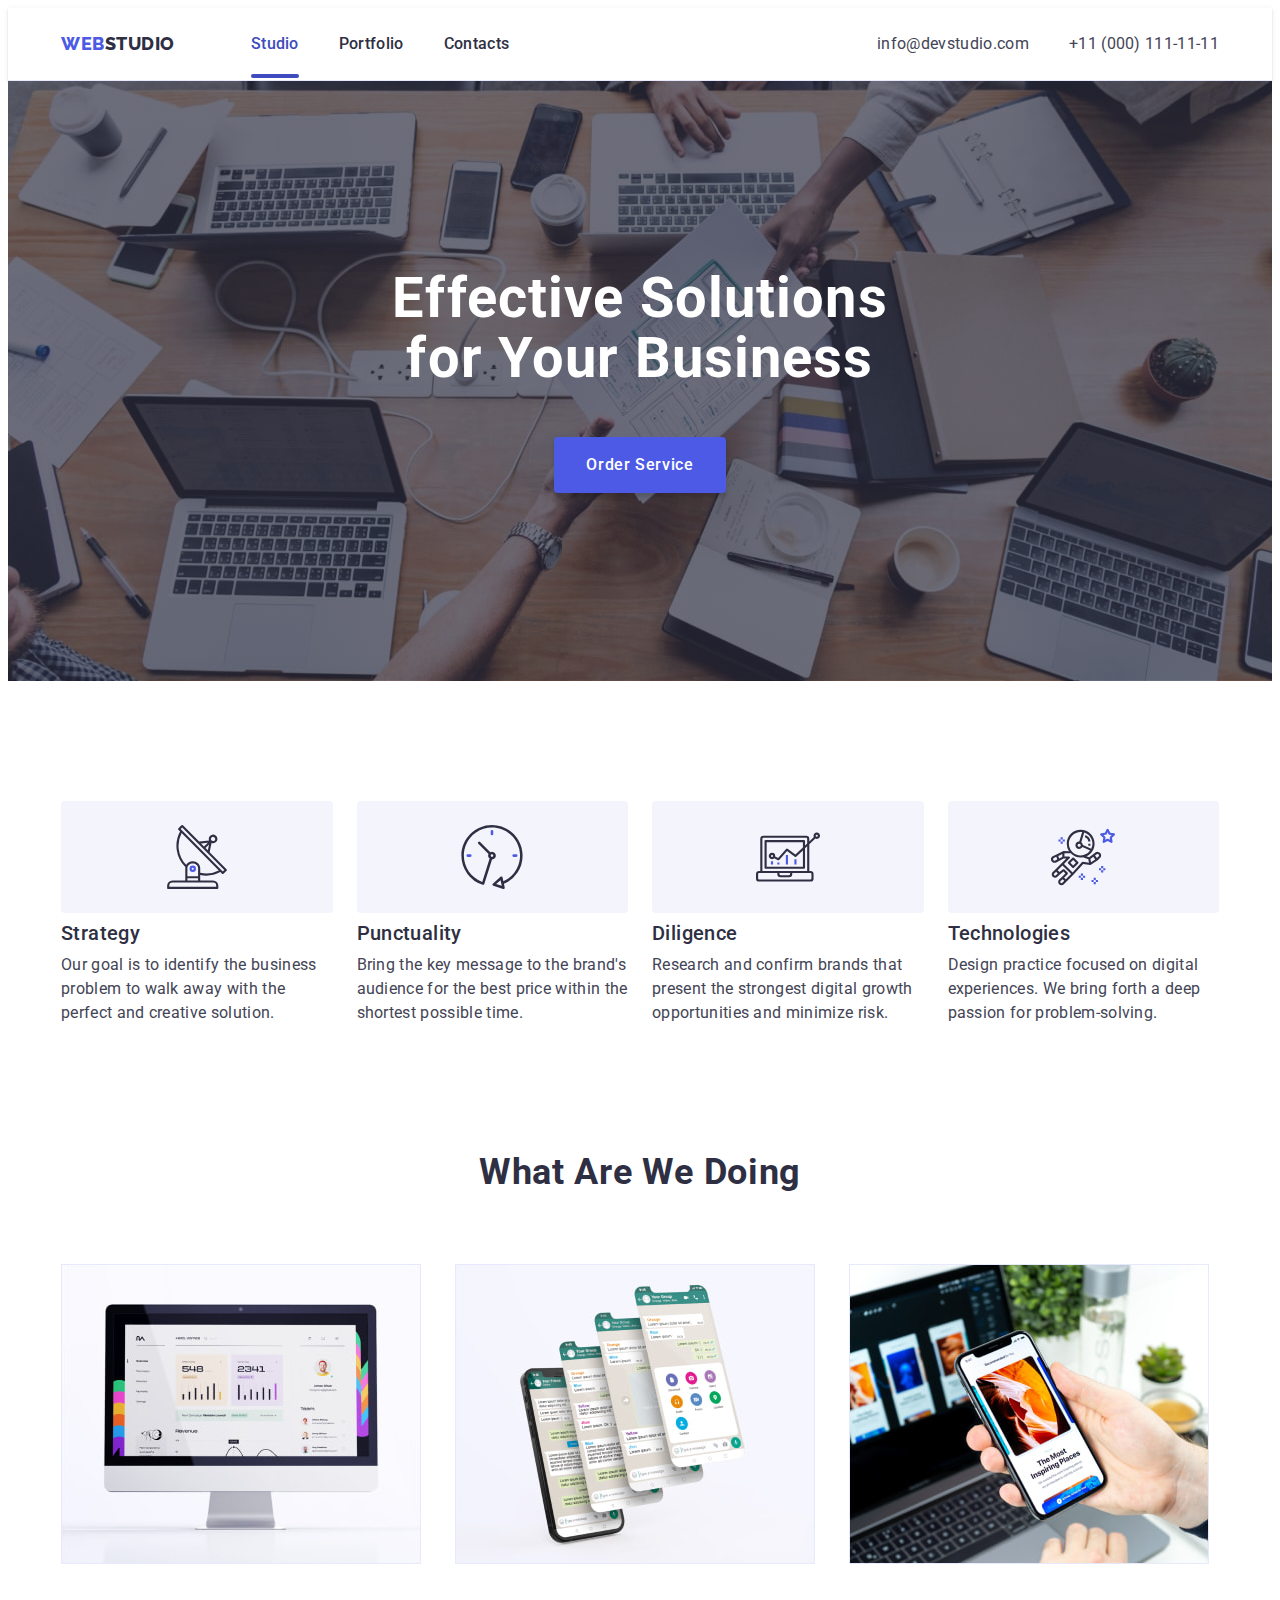
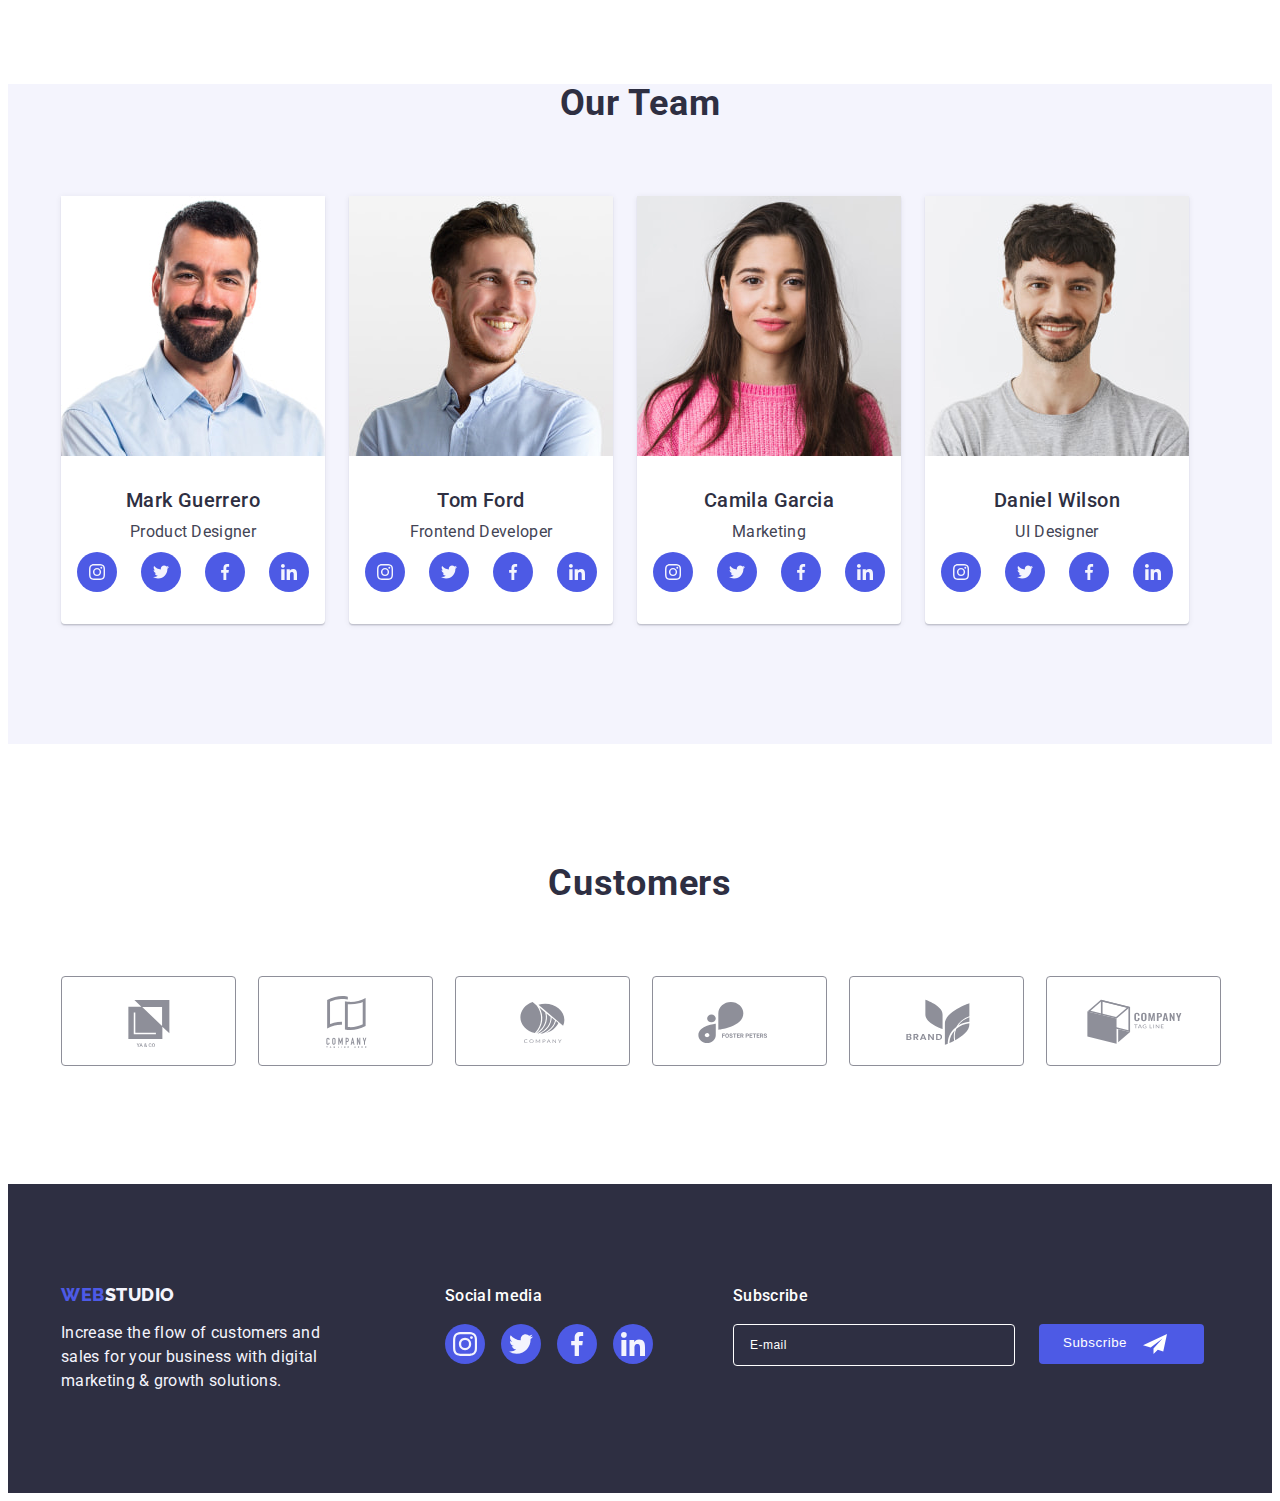
<file: index.html>
<!DOCTYPE html>
<html lang="en">
  <head>
    <meta charset="UTF-8" />
    <meta http-equiv="X-UA-Compatible" content="IE=edge" />
    <meta name="viewport" content="width=device-width, initial-scale=1.0" />
    <title>WEB Studio</title>

    <!-- Fonts Syles-->
    <link rel="preconnect" href="https://fonts.googleapis.com" />
    <link rel="preconnect" href="https://fonts.gstatic.com" crossorigin />
    <link
      href="https://fonts.googleapis.com/css2?family=Raleway:wght@800&family=Roboto:wght@400;500;700;900&display=swap"
      rel="stylesheet" />

    <!-- Normalize -->
    <link
      rel="stylesheet"
      href="https://cdnjs.cloudflare.com/ajax/libs/modern-normalize/1.1.0/modern-normalize.min.css"
      integrity="sha512-wpPYUAdjBVSE4KJnH1VR1HeZfpl1ub8YT/NKx4PuQ5NmX2tKuGu6U/JRp5y+Y8XG2tV+wKQpNHVUX03MfMFn9Q=="
      crossorigin="anonymous"
      referrerpolicy="no-referrer" />

    <!-- Custom Styles -->
    <link rel="stylesheet" href="./css/styles.css" />
  </head>
  <body>
    <!-- Header section -->
    <header class="header">
      <div class="header-container container">
        <nav class="header-nav">
          <a class="link-logo-header link-logo link" href="./index.html"
            >Web<span class="logo-studio">Studio</span></a
          >
          <ul class="header-nav-list list">
            <li>
              <a class="link nav-link active" href="./index.html">Studio</a>
            </li>
            <li>
              <a class="link nav-link" href="./portfolio.html">Portfolio</a>
            </li>
            <li><a class="link nav-link" href="">Contacts</a></li>
          </ul>
        </nav>
        <address class="link-addr">
          <ul class="header-nav-list list">
            <li>
              <a class="link-addr link" href="mailto:info@devstudio.com">info@devstudio.com</a>
            </li>
            <li>
              <a class="link-addr link" href="tel:+110001111111">+11 (000) 111-11-11</a>
            </li>
          </ul>
        </address>
      </div>
    </header>
    <main>
      <!-- Hero secttion -->
      <section class="hero-container">
        <div class="container">
          <h1 class="slogan">Effective Solutions for Your Business</h1>
          <button class="button-order" type="button" data-modal-open>Order Service</button>
        </div>
      </section>
      <!-- Features -->
      <section class="features-container">
        <div class="container">
          <h2 class="section-title visually-hidden">Features</h2>
          <ul class="feaures-list-container list">
            <li class="feaures-list-block">
              <div class="feature-icon-container">
                <svg class="feature-icon" width="64" height="64">
                  <use href="./images/icons.svg#icon-antenna"></use>
                </svg>
              </div>
              <h3 class="section-subtitle">Strategy</h3>
              <p class="descr">
                Our goal is to identify the business problem to walk away with the perfect and
                creative solution.
              </p>
            </li>
            <li class="feaures-list-block">
              <div class="feature-icon-container">
                <svg class="feature-icon" width="64" height="64">
                  <use href="./images/icons.svg#icon-clock"></use>
                </svg>
              </div>
              <h3 class="section-subtitle">Punctuality</h3>
              <p class="descr">
                Bring the key message to the brand's audience for the best price within the shortest
                possible time.
              </p>
            </li>
            <li class="feaures-list-block">
              <div class="feature-icon-container">
                <svg class="feature-icon" width="64" height="64">
                  <use href="./images/icons.svg#icon-diagram"></use>
                </svg>
              </div>
              <h3 class="section-subtitle">Diligence</h3>
              <p class="descr">
                Research and confirm brands that present the strongest digital growth opportunities
                and minimize risk.
              </p>
            </li>
            <li class="feaures-list-block">
              <div class="feature-icon-container">
                <svg class="feature-icon" width="64" height="64">
                  <use href="./images/icons.svg#icon-astronaut"></use>
                </svg>
              </div>
              <h3 class="section-subtitle">Technologies</h3>
              <p class="descr">
                Design practice focused on digital experiences. We bring forth a deep passion for
                problem-solving.
              </p>
            </li>
          </ul>
        </div>
      </section>
      <!-- What are we doing -->
      <section class="wawd-container">
        <div class="container">
          <h2 class="section-title">What are we doing</h2>
          <ul class="list wawd-list-container">
            <li class="wawd-list-block">
              <img src="./images/img-1.jpg" alt="Desktop app" width="360" />
            </li>
            <li class="wawd-list-block">
              <img src="./images/img-2.jpg" alt="Mobile app" width="360" />
            </li>
            <li class="wawd-list-block">
              <img src="./images/img-3.jpg" alt="Multiplatform" width="360" />
            </li>
          </ul>
        </div>
      </section>
      <!-- Our team -->
      <section class="section-team team-container">
        <div class="container">
          <h2 class="section-title">Our Team</h2>
          <ul class="list team-list-container">
            <li class="card-member team-list-block">
              <img src="./images/product-designer.jpg" alt="Product designer foto" width="264" />
              <div class="card-content">
                <h3 class="section-subtitle">Mark Guerrero</h3>
                <p class="descr">Product Designer</p>
                <ul class="socials list">
                  <li class="socials-item">
                    <a
                      class="socials-link link"
                      href=""
                      target="_blank"
                      rel="noopener noreferrer"
                      aria-label="Instagram icon">
                      <svg class="socials-icon" width="16" height="16">
                        <use href="./images/icons.svg#icon-instagram"></use>
                      </svg>
                    </a>
                  </li>
                  <li class="socials-item">
                    <a
                      class="socials-link link"
                      href=""
                      target="_blank"
                      rel="noopener noreferrer"
                      aria-label="Twitter icon">
                      <svg class="socials-icon" width="16" height="16">
                        <use href="./images/icons.svg#icon-twitter"></use>
                      </svg>
                    </a>
                  </li>
                  <li class="socials-item">
                    <a
                      class="socials-link link"
                      href=""
                      target="_blank"
                      rel="noopener noreferrer"
                      aria-label="Facebook icon">
                      <svg class="socials-icon" width="16" height="16">
                        <use href="./images/icons.svg#icon-facebook"></use>
                      </svg>
                    </a>
                  </li>
                  <li class="socials-item">
                    <a
                      class="socials-link link"
                      href=""
                      target="_blank"
                      rel="noopener noreferrer"
                      aria-label="Linkedin icon">
                      <svg class="socials-icon" width="16" height="16">
                        <use href="./images/icons.svg#icon-linkedin"></use>
                      </svg>
                    </a>
                  </li>
                </ul>
              </div>
            </li>
            <li class="card-member team-list-block">
              <img
                src="./images/frontend-developer.jpg"
                alt="Frontend Developer foto"
                width="264" />
              <div class="card-content">
                <h3 class="section-subtitle">Tom Ford</h3>
                <p class="descr">Frontend Developer</p>
                <ul class="socials list">
                  <li class="socials-item">
                    <a
                      class="socials-link link"
                      href=""
                      target="_blank"
                      rel="noopener noreferrer"
                      aria-label="Instagram icon">
                      <svg class="socials-icon" width="16" height="16">
                        <use href="./images/icons.svg#icon-instagram"></use>
                      </svg>
                    </a>
                  </li>
                  <li class="socials-item">
                    <a
                      class="socials-link link"
                      href=""
                      target="_blank"
                      rel="noopener noreferrer"
                      aria-label="Twitter icon">
                      <svg class="socials-icon" width="16" height="16">
                        <use href="./images/icons.svg#icon-twitter"></use>
                      </svg>
                    </a>
                  </li>
                  <li class="socials-item">
                    <a
                      class="socials-link link"
                      href=""
                      target="_blank"
                      rel="noopener noreferrer"
                      aria-label="Facebook icon">
                      <svg class="socials-icon" width="16" height="16">
                        <use href="./images/icons.svg#icon-facebook"></use>
                      </svg>
                    </a>
                  </li>
                  <li class="socials-item">
                    <a
                      class="socials-link link"
                      href=""
                      target="_blank"
                      rel="noopener noreferrer"
                      aria-label="Linkedin icon">
                      <svg class="socials-icon" width="16" height="16">
                        <use href="./images/icons.svg#icon-linkedin"></use>
                      </svg>
                    </a>
                  </li>
                </ul>
              </div>
            </li>
            <li class="card-member team-list-block">
              <img src="./images/marketing.jpg" alt="Marketing foto" width="264" />
              <div class="card-content">
                <h3 class="section-subtitle">Camila Garcia</h3>
                <p class="descr">Marketing</p>
                <ul class="socials list">
                  <li class="socials-item">
                    <a
                      class="socials-link link"
                      href=""
                      target="_blank"
                      rel="noopener noreferrer"
                      aria-label="Instagram icon">
                      <svg class="socials-icon" width="16" height="16">
                        <use href="./images/icons.svg#icon-instagram"></use>
                      </svg>
                    </a>
                  </li>
                  <li class="socials-item">
                    <a
                      class="socials-link link"
                      href=""
                      target="_blank"
                      rel="noopener noreferrer"
                      aria-label="Twitter icon">
                      <svg class="socials-icon" width="16" height="16">
                        <use href="./images/icons.svg#icon-twitter"></use>
                      </svg>
                    </a>
                  </li>
                  <li class="socials-item">
                    <a
                      class="socials-link link"
                      href=""
                      target="_blank"
                      rel="noopener noreferrer"
                      aria-label="Facebook icon">
                      <svg class="socials-icon" width="16" height="16">
                        <use href="./images/icons.svg#icon-facebook"></use>
                      </svg>
                    </a>
                  </li>
                  <li class="socials-item">
                    <a
                      class="socials-link link"
                      href=""
                      target="_blank"
                      rel="noopener noreferrer"
                      aria-label="Linkedin icon">
                      <svg class="socials-icon" width="16" height="16">
                        <use href="./images/icons.svg#icon-linkedin"></use>
                      </svg>
                    </a>
                  </li>
                </ul>
              </div>
            </li>
            <li class="card-member team-list-block">
              <img src="./images/ui-designer.jpg" alt="UI Designer foto" width="264" />
              <div class="card-content">
                <h3 class="section-subtitle">Daniel Wilson</h3>
                <p class="descr">UI Designer</p>
                <ul class="socials list">
                  <li class="socials-item">
                    <a
                      class="socials-link link"
                      href=""
                      target="_blank"
                      rel="noopener noreferrer"
                      aria-label="Instagram icon">
                      <svg class="socials-icon" width="16" height="16">
                        <use href="./images/icons.svg#icon-instagram"></use>
                      </svg>
                    </a>
                  </li>
                  <li class="socials-item">
                    <a
                      class="socials-link link"
                      href=""
                      target="_blank"
                      rel="noopener noreferrer"
                      aria-label="Twitter icon">
                      <svg class="socials-icon" width="16" height="16">
                        <use href="./images/icons.svg#icon-twitter"></use>
                      </svg>
                    </a>
                  </li>
                  <li class="socials-item">
                    <a
                      class="socials-link link"
                      href=""
                      target="_blank"
                      rel="noopener noreferrer"
                      aria-label="Facebook icon">
                      <svg class="socials-icon" width="16" height="16">
                        <use href="./images/icons.svg#icon-facebook"></use>
                      </svg>
                    </a>
                  </li>
                  <li class="socials-item">
                    <a
                      class="socials-link link"
                      href=""
                      target="_blank"
                      rel="noopener noreferrer"
                      aria-label="Linkedin icon">
                      <svg class="socials-icon" width="16" height="16">
                        <use href="./images/icons.svg#icon-linkedin"></use>
                      </svg>
                    </a>
                  </li>
                </ul>
              </div>
            </li>
          </ul>
        </div>
      </section>
      <!-- Customers section -->
      <section class="customers-container">
        <div class="container">
          <h2 class="section-title">Customers</h2>
          <ul class="customers-list-container list">
            <li class="customers-list-block">
              <a
                class="customers-list-link link"
                href=""
                target="_blank"
                rel="noopener noreferrer"
                aria-label="Customer 1">
                <svg class="customers-icon" width="104" height="56">
                  <use href="./images/icons.svg#icon-customer-1"></use>
                </svg>
              </a>
            </li>
            <li class="customers-list-block">
              <a
                class="customers-list-link link"
                href=""
                target="_blank"
                rel="noopener noreferrer"
                aria-label="Customer 2">
                <svg class="customers-icon" width="104" height="56">
                  <use href="./images/icons.svg#icon-customer-2"></use>
                </svg>
              </a>
            </li>
            <li class="customers-list-block">
              <a
                class="customers-list-link link"
                href=""
                target="_blank"
                rel="noopener noreferrer"
                aria-label="Customer 3">
                <svg class="customers-icon" width="104" height="56">
                  <use href="./images/icons.svg#icon-customer-3"></use>
                </svg>
              </a>
            </li>
            <li class="customers-list-block">
              <a
                class="customers-list-link link"
                href=""
                target="_blank"
                rel="noopener noreferrer"
                aria-label="Customer 4">
                <svg class="customers-icon" width="104" height="56">
                  <use href="./images/icons.svg#icon-customer-4"></use>
                </svg>
              </a>
            </li>
            <li class="customers-list-block">
              <a
                class="customers-list-link link"
                href=""
                target="_blank"
                rel="noopener noreferrer"
                aria-label="Customer 5">
                <svg class="customers-icon" width="104" height="56">
                  <use href="./images/icons.svg#icon-customer-5"></use>
                </svg>
              </a>
            </li>
            <li class="customers-list-block">
              <a
                class="customers-list-link link"
                href=""
                target="_blank"
                rel="noopener noreferrer"
                aria-label="Customer 6">
                <svg class="customers-icon" width="104" height="56">
                  <use href="./images/icons.svg#icon-customer-6"></use>
                </svg>
              </a>
            </li>
          </ul>
        </div>
      </section>
    </main>
    <!-- Footer section -->
    <footer class="footer-section">
      <div class="container footer-container">
        <div class="footer-logo-block">
          <a class="link-logo-footer link-logo link" href="./index.html"
            >Web<span class="logo-studio-footer">Studio</span></a
          >
          <p class="descr-footer">
            Increase the flow of customers and sales for your business with digital marketing &
            growth solutions.
          </p>
        </div>
        <div class="footer-social-block">
          <p class="footer-social">Social media</p>
          <ul class="socials-footer list">
            <li class="socials-item">
              <a
                class="socials-link-footer link"
                href=""
                target="_blank"
                rel="noopener noreferrer"
                aria-label="Instagram icon">
                <svg class="socials-icon" width="24" height="24">
                  <use href="./images/icons.svg#icon-instagram"></use>
                </svg>
              </a>
            </li>
            <li class="socials-item">
              <a
                class="socials-link-footer link"
                href=""
                target="_blank"
                rel="noopener noreferrer"
                aria-label="Twitter icon">
                <svg class="socials-icon" width="24" height="24">
                  <use href="./images/icons.svg#icon-twitter"></use>
                </svg>
              </a>
            </li>
            <li class="socials-item">
              <a
                class="socials-link-footer link"
                href=""
                target="_blank"
                rel="noopener noreferrer"
                aria-label="Facebook icon">
                <svg class="socials-icon" width="24" height="24">
                  <use href="./images/icons.svg#icon-facebook"></use>
                </svg>
              </a>
            </li>
            <li class="socials-item">
              <a
                class="socials-link-footer link"
                href=""
                target="_blank"
                rel="noopener noreferrer"
                aria-label="Linkedin icon">
                <svg class="socials-icon" width="24" height="24">
                  <use href="./images/icons.svg#icon-linkedin"></use>
                </svg>
              </a>
            </li>
          </ul>
        </div>
        <div class="footer-subscribe-block">
          <p class="footer-social">Subscribe</p>
          <form class="subscribe-form">
            <label for="subscribe_email"></label>
            <input
              class="subscribe-field"
              type="email"
              name="subscribe_email"
              id="subscribe_email"
              required
              placeholder="E-mail" />
            <button class="subscribe-btn" type="submit"
              >Subscribe
              <svg class="subscribe-icon" width="24" height="24">
                <use href="./images/icons.svg#icon-subscribe"></use>
              </svg>
            </button>
          </form>
        </div>
      </div>
    </footer>

    <!-- Modal window -->
    <div class="backdrop is-hidden" data-modal>
      <div class="modal">
        <button class="modal-close-btn" type="button" data-modal-close>
          <svg class="modal-close-icon" width="8" height="8">
            <use href="./images/icons.svg#icon-close"></use>
          </svg>
        </button>
        <p class="modal-title">Leave your contacts and we will call you back</p>

        <form name="modal_form">
          <label class="form-label form-label-letter" for="modal_name">Name</label>
          <div class="form-wrapper">
            <input
              class="form-field"
              type="text"
              name="modal_name"
              id="modal_name"
              required
              minlength="3"
              placeholder="&nbsp;" />
            <svg class="form-icon" width="18" height="18">
              <use href="./images/icons.svg#icon-name"></use>
            </svg>
          </div>

          <label class="form-label" for="modal_phone">Phone</label>
          <div class="form-wrapper">
            <input
              class="form-field"
              type="tel"
              name="modal_phone"
              id="modal_phone"
              required
              placeholder="&nbsp;" />
            <svg class="form-icon" width="18" height="24">
              <use href="./images/icons.svg#icon-phone"></use>
            </svg>
          </div>

          <label class="form-label" for="modal_email">Email</label>
          <div class="form-wrapper">
            <input
              class="form-field"
              type="email"
              name="modal_email"
              id="modal_email"
              required
              placeholder="&nbsp;" />
            <svg class="form-icon" width="18" height="24">
              <use href="./images/icons.svg#icon-email"></use>
            </svg>
          </div>

          <label class="form-label" for="modal_comment">Comment</label>
          <textarea
            class="form-comment"
            name="modal_comment"
            id="modal_comment"
            rows="6"
            placeholder="Text input"></textarea>

          <label class="form-agreement">
            <input class="form-check-input" type="checkbox" name="modal_agreement" required />
            <svg class="form-custom-check" width="16" height="16">
              <use class="unchecked" href="./images/icons.svg#icon-unchecked"></use>
              <use class="checked" href="./images/icons.svg#icon-check"></use>
            </svg>
            <span class="form-agreement-text"
              >I accept the terms and conditions of the
              <a class="form-agreement-link" href="">Privacy Policy</a></span
            >
          </label>

          <button class="button-order" type="submit">Send</button>
        </form>
      </div>
    </div>

    <!-- Add scripts -->
    <script src="./js/modal.js"></script>
  </body>
</html>
</file>
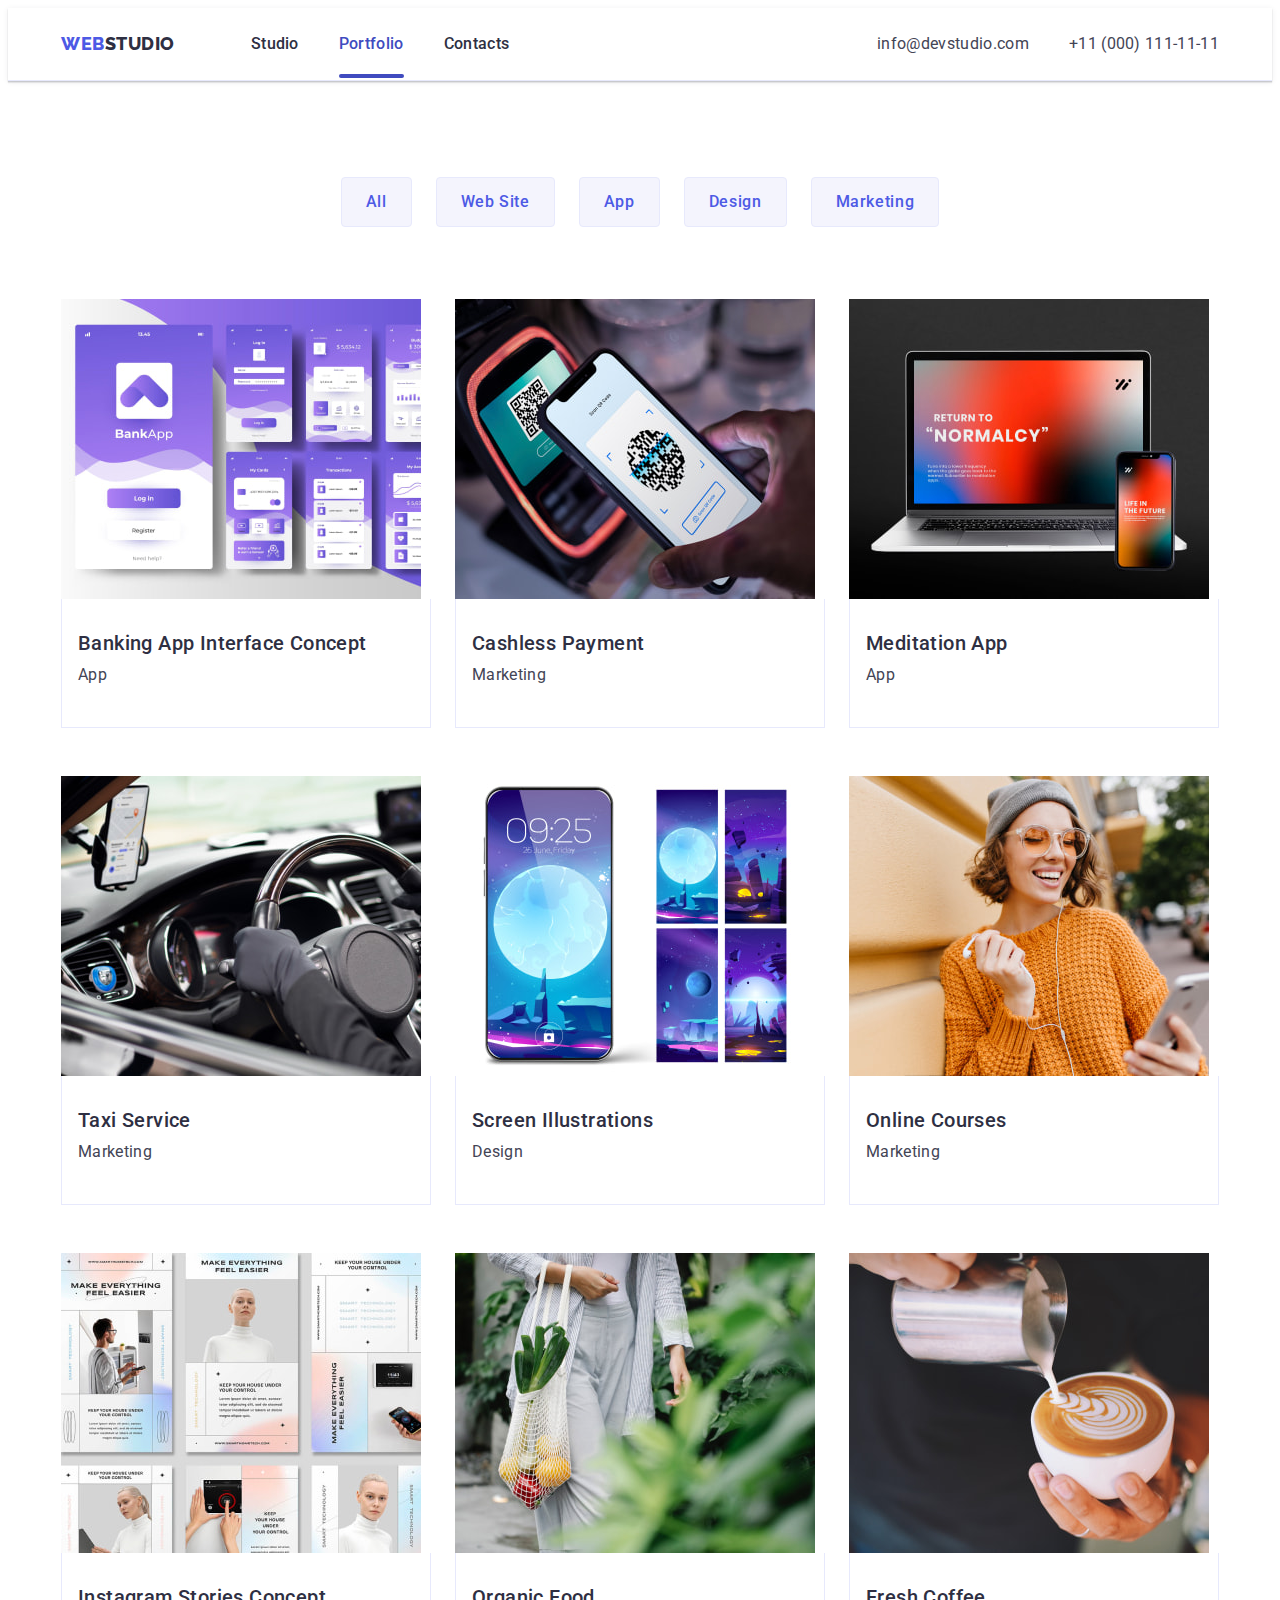
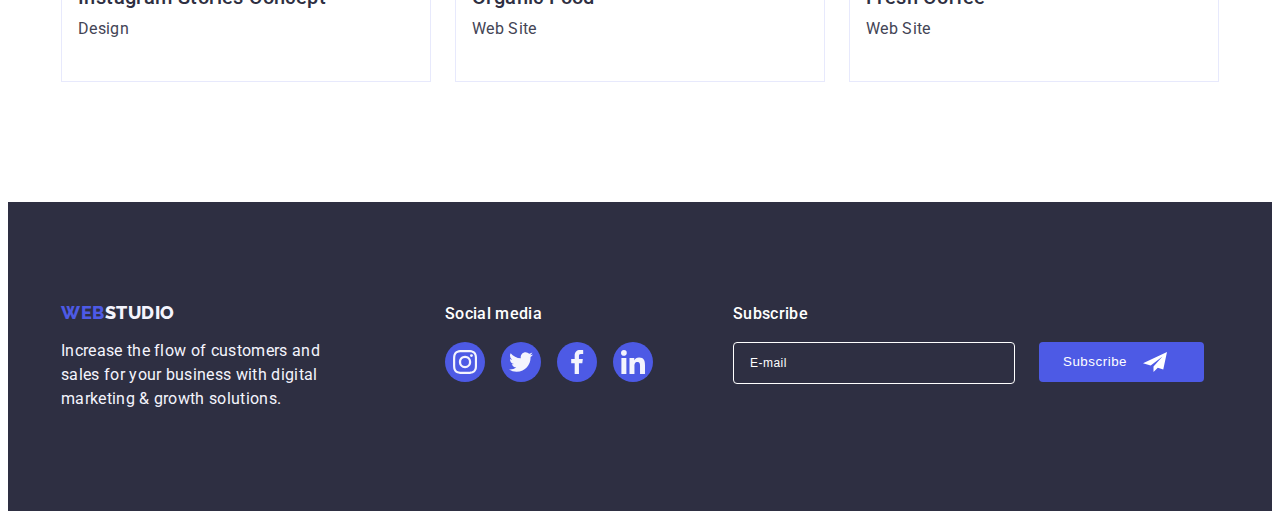
<file: portfolio.html>
<!DOCTYPE html>
<html lang="en">
  <head>
    <meta charset="UTF-8" />
    <meta http-equiv="X-UA-Compatible" content="IE=edge" />
    <meta name="viewport" content="width=device-width, initial-scale=1.0" />
    <title>WEB Studio Portfolio</title>

    <!-- Fonts Syles-->
    <link rel="preconnect" href="https://fonts.googleapis.com" />
    <link rel="preconnect" href="https://fonts.gstatic.com" crossorigin />
    <link
      href="https://fonts.googleapis.com/css2?family=Raleway:wght@800&family=Roboto:wght@400;500;700;900&display=swap"
      rel="stylesheet" />

    <!-- Normalize -->
    <link
      rel="stylesheet"
      href="https://cdnjs.cloudflare.com/ajax/libs/modern-normalize/1.1.0/modern-normalize.min.css"
      integrity="sha512-wpPYUAdjBVSE4KJnH1VR1HeZfpl1ub8YT/NKx4PuQ5NmX2tKuGu6U/JRp5y+Y8XG2tV+wKQpNHVUX03MfMFn9Q=="
      crossorigin="anonymous"
      referrerpolicy="no-referrer" />

    <!-- Custom Styles -->
    <link rel="stylesheet" href="./css/styles.css" />
  </head>
  <body>
    <!-- Header section -->
    <header class="header">
      <div class="header-container container">
        <nav class="header-nav">
          <a class="link-logo-header link-logo link" href="./index.html"
            >Web<span class="logo-studio">Studio</span></a
          >
          <ul class="header-nav-list list">
            <li><a class="link nav-link" href="./index.html">Studio</a></li>
            <li>
              <a class="link nav-link active" href="./portfolio.html">Portfolio</a>
            </li>
            <li><a class="link nav-link" href="">Contacts</a></li>
          </ul>
        </nav>
        <address class="link-addr">
          <ul class="header-nav-list list">
            <li>
              <a class="link-addr link" href="mailto:info@devstudio.com">info@devstudio.com</a>
            </li>
            <li>
              <a class="link-addr link" href="tel:+110001111111">+11 (000) 111-11-11</a>
            </li>
          </ul>
        </address>
      </div>
    </header>
    <main>
      <!-- Filter portfolio card -->
      <section class="portfolio-container">
        <div class="container">
          <h1 hidden>Portfolio</h1>
          <!-- Button section -->
          <ul class="button-portfolio-container list">
            <li><button class="button-portfolio" type="button">All</button></li>
            <li>
              <button class="button-portfolio" type="button">Web Site</button>
            </li>
            <li><button class="button-portfolio" type="button">App</button></li>
            <li>
              <button class="button-portfolio" type="button">Design</button>
            </li>
            <li>
              <button class="button-portfolio" type="button">Marketing</button>
            </li>
          </ul>

          <!-- Portfolio cards -->
          <ul class="card-portfolio-container list">
            <li class="card-portfolio-block">
              <a class="link card-link" href="">
                <div class="card-thumb">
                  <img src="./images/portfolio-img/app-banking.jpg" alt="app Banking" width="360" />
                  <p class="overlay overlay-text">
                    14 Stylish and User-Friendly App Design Concepts · Task Manager App · Calorie
                    Tracker App · Exotic Fruit Ecommerce App · Cloud Storage App
                  </p>
                </div>
                <div class="card-portfolio-content">
                  <h2 class="section-subtitle"> Banking App Interface Concept </h2>
                  <p class="descr">App</p>
                </div>
              </a>
            </li>
            <li class="card-portfolio-block">
              <a class="link card-link" href="">
                <div class="card-thumb">
                  <img
                    src="./images/portfolio-img/marketing-cashless-payment.jpg"
                    alt="Cashless Payment"
                    width="360" />
                  <p class="overlay overlay-text">
                    14 Stylish and User-Friendly App Design Concepts · Task Manager App · Calorie
                    Tracker App · Exotic Fruit Ecommerce App · Cloud Storage App
                  </p>
                </div>
                <div class="card-portfolio-content">
                  <h2 class="section-subtitle">Cashless Payment</h2>
                  <p class="descr">Marketing</p>
                </div>
              </a>
            </li>
            <li class="card-portfolio-block">
              <a class="link card-link" href="">
                <div class="card-thumb">
                  <img
                    src="./images/portfolio-img/app-meditation.jpg"
                    alt="Meditation app"
                    width="360" />
                  <p class="overlay overlay-text">
                    14 Stylish and User-Friendly App Design Concepts · Task Manager App · Calorie
                    Tracker App · Exotic Fruit Ecommerce App · Cloud Storage App
                  </p>
                </div>
                <div class="card-portfolio-content">
                  <h2 class="section-subtitle">Meditation App</h2>
                  <p class="descr">App</p>
                </div>
              </a>
            </li>
            <li class="card-portfolio-block">
              <a class="link card-link" href="">
                <div class="card-thumb">
                  <img
                    src="./images/portfolio-img/marketing-taxi-service.jpg"
                    alt="app Banking"
                    width="360" />
                  <p class="overlay overlay-text">
                    14 Stylish and User-Friendly App Design Concepts · Task Manager App · Calorie
                    Tracker App · Exotic Fruit Ecommerce App · Cloud Storage App
                  </p>
                </div>
                <div class="card-portfolio-content">
                  <h2 class="section-subtitle">Taxi Service</h2>
                  <p class="descr">Marketing</p>
                </div>
              </a>
            </li>
            <li class="card-portfolio-block">
              <a class="link card-link" href="">
                <div class="card-thumb">
                  <img
                    src="./images/portfolio-img/design-screen-illustrations.jpg"
                    alt="Cashless Payment"
                    width="360" />
                  <p class="overlay overlay-text">
                    14 Stylish and User-Friendly App Design Concepts · Task Manager App · Calorie
                    Tracker App · Exotic Fruit Ecommerce App · Cloud Storage App
                  </p>
                </div>
                <div class="card-portfolio-content">
                  <h2 class="section-subtitle">Screen Illustrations</h2>
                  <p class="descr">Design</p>
                </div>
              </a>
            </li>
            <li class="card-portfolio-block">
              <a class="link card-link" href="">
                <div class="card-thumb">
                  <img
                    src="./images/portfolio-img/marketing-online-courses.jpg"
                    alt="Meditation app"
                    width="360" />
                  <p class="overlay overlay-text">
                    14 Stylish and User-Friendly App Design Concepts · Task Manager App · Calorie
                    Tracker App · Exotic Fruit Ecommerce App · Cloud Storage App
                  </p>
                </div>
                <div class="card-portfolio-content">
                  <h2 class="section-subtitle">Online Courses</h2>
                  <p class="descr">Marketing</p>
                </div>
              </a>
            </li>
            <li class="card-portfolio-block">
              <a class="link card-link" href="">
                <div class="card-thumb">
                  <img
                    src="./images/portfolio-img/design-instagram-stories.jpg"
                    alt="app Banking"
                    width="360" />
                  <p class="overlay overlay-text">
                    14 Stylish and User-Friendly App Design Concepts · Task Manager App · Calorie
                    Tracker App · Exotic Fruit Ecommerce App · Cloud Storage App
                  </p>
                </div>
                <div class="card-portfolio-content">
                  <h2 class="section-subtitle">Instagram Stories Concept</h2>
                  <p class="descr">Design</p>
                </div>
              </a>
            </li>
            <li class="card-portfolio-block">
              <a class="link card-link" href="">
                <div class="card-thumb">
                  <img
                    src="./images/portfolio-img/web-site-organic-food.jpg"
                    alt="Cashless Payment"
                    width="360" />
                  <p class="overlay overlay-text">
                    14 Stylish and User-Friendly App Design Concepts · Task Manager App · Calorie
                    Tracker App · Exotic Fruit Ecommerce App · Cloud Storage App
                  </p>
                </div>
                <div class="card-portfolio-content">
                  <h2 class="section-subtitle">Organic Food</h2>
                  <p class="descr">Web Site</p>
                </div>
              </a>
            </li>
            <li class="card-portfolio-block">
              <a class="link card-link" href="">
                <div class="card-thumb">
                  <img
                    src="./images/portfolio-img/web-site-fresh-cofee.jpg"
                    alt="Meditation app"
                    width="360" />
                  <p class="overlay overlay-text">
                    14 Stylish and User-Friendly App Design Concepts · Task Manager App · Calorie
                    Tracker App · Exotic Fruit Ecommerce App · Cloud Storage App
                  </p>
                </div>
                <div class="card-portfolio-content">
                  <h2 class="section-subtitle">Fresh Coffee</h2>
                  <p class="descr">Web Site</p>
                </div>
              </a>
            </li>
          </ul>
        </div>
      </section>
    </main>
    <!-- Footer section -->
    <footer class="footer-section">
      <div class="container footer-container">
        <div class="footer-logo-block">
          <a class="link-logo-footer link-logo link" href="./index.html"
            >Web<span class="logo-studio-footer">Studio</span></a
          >
          <p class="descr-footer">
            Increase the flow of customers and sales for your business with digital marketing &
            growth solutions.
          </p>
        </div>
        <div class="footer-social-block">
          <p class="footer-social">Social media</p>
          <ul class="socials-footer list">
            <li class="socials-item">
              <a
                class="socials-link-footer link"
                href=""
                target="_blank"
                rel="noopener noreferrer"
                aria-label="Instagram icon">
                <svg class="socials-icon" width="24" height="24">
                  <use href="./images/icons.svg#icon-instagram"></use>
                </svg>
              </a>
            </li>
            <li class="socials-item">
              <a
                class="socials-link-footer link"
                href=""
                target="_blank"
                rel="noopener noreferrer"
                aria-label="Twitter icon">
                <svg class="socials-icon" width="24" height="24">
                  <use href="./images/icons.svg#icon-twitter"></use>
                </svg>
              </a>
            </li>
            <li class="socials-item">
              <a
                class="socials-link-footer link"
                href=""
                target="_blank"
                rel="noopener noreferrer"
                aria-label="Facebook icon">
                <svg class="socials-icon" width="24" height="24">
                  <use href="./images/icons.svg#icon-facebook"></use>
                </svg>
              </a>
            </li>
            <li class="socials-item">
              <a
                class="socials-link-footer link"
                href=""
                target="_blank"
                rel="noopener noreferrer"
                aria-label="Linkedin icon">
                <svg class="socials-icon" width="24" height="24">
                  <use href="./images/icons.svg#icon-linkedin"></use>
                </svg>
              </a>
            </li>
          </ul>
        </div>
        <div class="footer-subscribe-block">
          <p class="footer-social">Subscribe</p>
          <form class="subscribe-form">
            <label for="subscribe_email"></label>
            <input
              class="subscribe-field"
              type="email"
              name="subscribe_email"
              id="subscribe_email"
              required
              placeholder="E-mail" />
            <button class="subscribe-btn" type="submit"
              >Subscribe
              <svg class="subscribe-icon" width="24" height="24">
                <use href="./images/icons.svg#icon-subscribe"></use>
              </svg>
            </button>
          </form>
        </div>
      </div>
    </footer>
  </body>
</html>
</file>
<file: css/styles.css>
body {
  background-color: var(--back-color);
  font-family: "Roboto", sans-serif;
  color: var(--text-descr);
  line-height: 1.5;
  letter-spacing: 0.02em;
}
:root {
  --back-color: #ffffff;
  --heeader-color: #2e2f42;
  --hover-element: #404bbf;
  --hover-socials: #31d0aa;
  --button-color: #4d5ae5;
  --text-descr: #434455;
  --text-on-dark: #f4f4fd;
  --nav-border: #e7e9fc;
  --icon-color: #8e8f99;
  --modal-bg: #fcfcfc;

  --transf-units: 250ms cubic-bezier(0.4, 0, 0.2, 1);
}

/* reset start */
h1,
h2,
h3,
ul,
p {
  margin: 0;
}
ul {
  padding-left: 0;
}
img {
  display: block;
  max-width: 100%;
  height: auto;
}

.container {
  max-width: 1158px;
  padding: 0 15px;
  margin: 0 auto;

  /* outline: 2px solid red;
  outline-offset: -2px; */
}
.visually-hidden {
  position: absolute;
  width: 1px;
  height: 1px;
  margin: -1px;
  border: 0;
  padding: 0;

  white-space: nowrap;
  clip-path: inset(100%);
  clip: rect(0 0 0 0);
  overflow: hidden;
}
.list {
  list-style: none;
}

/* Logo style */
.logo-studio {
  color: var(--heeader-color);
}
.logo-studio-footer {
  color: var(--text-on-dark);
}
/* Link style */
.link {
  text-decoration: none;
  color: var(--heeader-color);
}
.nav-link {
  font-weight: 500;
  padding: 24px 0;

  position: relative;
  transition: color var(--transf-units);
}
.nav-link:hover,
.nav-link:focus {
  color: var(--hover-element);
}
.nav-link.active {
  color: var(--hover-element);
}
.nav-link::after {
  content: "";
  position: absolute;
  display: block;

  width: 100%;
  height: 4px;
  border-radius: 2px;

  bottom: -1px;
  left: 0;
}
.nav-link.active::after {
  background-color: var(--hover-element);
}

/* Addres link style */
.link-addr {
  color: var(--text-descr);
  font-style: normal;
  padding: 24px 0;
  transition: color var(--transf-units);
}
.link-addr:hover,
.link-addr:focus {
  color: var(--hover-element);
}
.link-logo {
  font-family: "Raleway", sans-serif;
  font-weight: 800;
  font-size: 18px;
  line-height: 1.17;
  text-transform: uppercase;
  color: var(--button-color);
  letter-spacing: 0.03em;
}
.link-logo-header {
  margin-right: 76px;
  padding: 24px 0;
}
.link-logo-footer {
  display: inline-block;
  margin-bottom: 16px;
}

/* Buttons style*/
.button-order {
  font-family: inherit;
  font-size: 16px;
  font-weight: 500;
  line-height: inherit;
  letter-spacing: 0.04em;
  background-color: var(--button-color);
  color: var(--back-color);

  cursor: pointer;
  display: block;
  margin-left: auto;
  margin-right: auto;

  min-width: 169px;
  border: none;
  border-radius: 4px;
  padding: 16px 32px;
  box-shadow: 0px 4px 4px rgba(0, 0, 0, 0.15);
  transition: background-color var(--transf-units);
}
.button-order:hover,
.button-order:focus {
  background-color: var(--hover-element);
}
.button-portfolio {
  font-family: inherit;
  font-size: 16px;
  font-weight: 500;
  line-height: inherit;
  letter-spacing: 0.04em;
  background-color: var(--text-on-dark);
  color: var(--button-color);

  padding: 12px 24px;

  cursor: pointer;
  display: block;
  margin-left: auto;
  margin-right: auto;

  border: 1px solid #e7e9fc;
  border-radius: 4px;
  transition: background-color var(--transf-units), color var(--transf-units),
    border-color var(--transf-units), box-shadow var(--transf-units);
}
.button-portfolio:hover,
.button-portfolio:focus {
  background-color: var(--hover-element);
  color: var(--back-color);
  border: 1px solid transparent;
  box-shadow: 0px 3px 1px rgba(0, 0, 0, 0.1), 0px 2px 1px rgba(0, 0, 0, 0.08),
    0px 2px 2px rgba(0, 0, 0, 0.12);
}
/* Text Styles */
.slogan {
  font-weight: 700;
  font-size: 56px;
  line-height: 1.07;
  letter-spacing: 0.02em;
  color: var(--back-color);
  text-align: center;
  max-width: 496px;
  margin-left: auto;
  margin-right: auto;
  margin-bottom: 48px;
}
.section-title {
  font-weight: 700;
  font-size: 36px;
  line-height: 1.1;
  letter-spacing: 0.02em;
  color: var(--heeader-color);
  text-align: center;
  text-transform: capitalize;
  margin-bottom: 72px;
}
.section-subtitle {
  font-weight: 500;
  font-size: 20px;
  line-height: 1.2;
  letter-spacing: 0.02em;
  color: var(--heeader-color);
  margin-bottom: 8px;
}
.descr {
  letter-spacing: 0.02em;
  color: var(--text-descr);
  margin-bottom: 8px;
}
.descr-footer {
  color: var(--text-on-dark);
  max-width: 264px;
}
.footer-social {
  font-weight: 500;
  color: var(--back-color);
  margin-bottom: 16px;
}
.section-team {
  background-color: var(--text-on-dark);
}
.card-member {
  background-color: var(--back-color);
  text-align: center;
  border-radius: 0px 0px 4px 4px;
  box-shadow: 0px 1px 6px rgba(46, 47, 66, 0.08), 0px 1px 1px rgba(46, 47, 66, 0.16),
    0px 2px 1px rgba(46, 47, 66, 0.08);
}

/**
  |============================
  | Header Styles
  |============================
*/
.header {
  background-color: var(--back-color);
  border-bottom: 1px solid var(--nav-border);
  box-shadow: 0px 2px 1px rgba(46, 47, 66, 0.08), 0px 1px 1px rgba(46, 47, 66, 0.16),
    0px 1px 6px rgba(46, 47, 66, 0.08);
}
.header-container {
  display: flex;
  align-items: center;
}
.header-nav {
  display: flex;
  align-items: center;
  margin-right: auto;
}
.header-nav-list {
  display: flex;
  align-items: center;
  gap: 40px;
}
/**
  |============================
  | Hero Section Styles
  |============================
*/
.hero-container {
  padding: 188px 0;
  align-items: center;
  text-align: center;
  letter-spacing: 0.02em;
  margin: 0 auto;
  max-width: 1440px;
  background-color: var(--heeader-color);
  background-image: linear-gradient(rgba(46, 47, 66, 0.7), rgba(46, 47, 66, 0.7)),
    url(../images/hero-back-image.jpg);
  background-position: center;
  background-repeat: no-repeat;
  background-size: cover;
}
/**
  |============================
  | Feature Section Styles
  |============================
*/
.features-container {
  align-items: center;
  padding-top: 120px;
  padding-bottom: 120px;
}
.feaures-list-container {
  display: flex;
  align-items: flex-start;
  padding: 0px;
  gap: 24px;
}
.feaures-list-block {
  width: calc((100% - 72px) / 4);
  padding: 0px;
}
.feature-icon-container {
  height: 112px;
  display: flex;
  align-items: center;
  justify-content: center;
  background: #f4f4fd;
  border-radius: 4px;
  margin-bottom: 8px;
}
.feature-icon {
  display: block;
  align-items: center;
  justify-content: center;
}
/**
  |============================
  | WhatAreWeDoing Section Styles
  |============================
*/
.wawd-container {
  align-items: center;
  padding-bottom: 120px;
}
.wawd-list-container {
  display: flex;
  padding: 0px;
  gap: 24px;
}
.wawd-list-block {
  width: calc((100% - 48px) / 3);
}
/**
  |============================
  | Our Team Section Styles
  |============================
*/
.team-container {
  align-items: center;
  padding-bottom: 120px;
}
.team-list-container {
  display: flex;
  padding: 0px;
  gap: 24px;
}
.team-list-block {
  width: calc((100%-72px) / 4);
}
.card-content {
  padding: 32px 0px;
}
/* OurTeam Socials icon style */
.socials {
  display: flex;
  justify-content: center;
  align-items: center;
  gap: 24px;
}
.socials-item {
  width: 40px;
  height: 40px;
}
.socials-link {
  display: flex;
  align-items: center;
  justify-content: center;

  width: 100%;
  height: 100%;

  background-color: var(--button-color);
  border-radius: 50%;
  transition: background-color var(--transf-units);
}
.socials-link:hover,
.socials-link:focus {
  background-color: var(--hover-element);
}
.socials-icon {
  fill: var(--text-on-dark);
}
/**
  |============================
  | Customers Section Styles
  |============================
*/
.customers-container {
  align-items: center;
  padding-top: 120px;
  padding-bottom: 120px;
}
.customers-list-container {
  display: flex;
  gap: 24px;
}
.customers-list-block {
  width: calc((100% - 120px) / 6);
  height: 88px;
}
.customers-list-link {
  display: flex;
  justify-content: center;
  align-items: center;
  width: 100%;
  height: 100%;
  border: 1px solid var(--icon-color);
  border-radius: 4px;
  color: var(--icon-color);
  transition: border-color var(--transf-units), color var(--transf-units);
}
.customers-list-link:hover,
.customers-list-link:focus {
  border-color: var(--hover-element);
  color: var(--hover-element);
}
.customers-icon {
  fill: currentColor;
}
/**
  |============================
  | Footer Styles
  |============================
*/
.footer-section {
  background-color: var(--heeader-color);
  padding-top: 100px;
  padding-bottom: 100px;
}
.footer-container {
  display: flex;
  align-items: baseline;
}
.footer-logo-block {
  margin-right: 120px;
}

/* footer Social icons style */

.footer-social-block {
  margin-right: 80px;
}
.socials-footer {
  display: flex;
  justify-content: center;
  align-items: center;
  gap: 16px;
}
.socials-link-footer {
  display: flex;
  align-items: center;
  justify-content: center;

  width: 100%;
  height: 100%;

  background-color: var(--button-color);
  border-radius: 50%;
  transition: background-color var(--transf-units);
}
.socials-link-footer:hover,
.socials-link-footer:focus {
  background-color: var(--hover-socials);
}

/* Footer Subscribe Form */

.footer-subscribe-block {
}
.subscribe-form {
  display: flex;
}
.subscribe-field {
  width: 264px;
  height: 40px;
  border: 1px solid var(--back-color);
  border-radius: 4px;

  font-size: 12px;
  line-height: 2;
  letter-spacing: 0.04em;

  background-color: transparent;
  color: var(--back-color);
  outline: transparent;
  outline-offset: -1px;

  padding: 0;
  padding-left: 16px;
  margin-right: 24px;
}
input::placeholder {
  color: var(--back-color);
}
.subscribe-btn {
  display: flex;
  align-items: center;
  gap: 16px;

  width: 165px;
  height: 40px;

  font-weight: 500;
  line-height: 2;
  letter-spacing: 0.04em;

  cursor: pointer;
  color: var(--back-color);
  background: var(--button-color);
  border: none;
  border-radius: 4px;
  padding: 8px 24px;
}
.subscribe-icon {
  fill: currentColor;
}
/**
  |============================
  | Portfolio Section Styles
  |============================
*/
.portfolio-container {
  padding: 96px 0 120px;
}
.button-portfolio-container {
  display: flex;
  align-items: center;
  gap: 24px;
  justify-content: center;
  margin-bottom: 72px;
}
.card-portfolio-container {
  display: flex;
  flex-wrap: wrap;
  row-gap: 48px;
  column-gap: 24px;
}
.card-portfolio-block {
  width: calc((100% - 48px) / 3);
}
.card-link {
  display: block;
  transition: box-shadow var(--transf-units);
}
.card-link:hover,
.card-link:focus {
  box-shadow: 0px 1px 6px rgba(46, 47, 66, 0.08), 0px 1px 1px rgba(46, 47, 66, 0.16),
    0px 2px 1px rgba(46, 47, 66, 0.08);
}
.card-link:hover .overlay,
.card-link:focus .overlay {
  transform: translatey(0%);
}
.card-thumb {
  position: relative;
  overflow: hidden;
}
.card-portfolio-content {
  padding: 32px 16px;
  border: 1px solid var(--nav-border);
  border-top: none;
}

/* Overlay */

.overlay {
  position: absolute;
  top: 0;
  left: 0;

  width: 100%;
  height: 100%;
  padding: 40px 32px;
  background-color: var(--button-color);

  transform: translatey(100%);
  transition: transform var(--transf-units);
}
.overlay-text {
  color: var(--text-on-dark);
}

/**
  |============================
  | Modal Window
  |============================
*/

.backdrop {
  /* display: none; */
  position: fixed;
  top: 0;
  left: 0;

  width: 100%;
  height: 100%;

  opacity: 1;
  visibility: visible;
  pointer-events: initial;

  background-color: rgba(46, 47, 66, 0.4);
  transition: opacity var(--transf-units), visibility var(--transf-units);
}
.backdrop.is-hidden {
  opacity: 0;
  visibility: hidden;
  pointer-events: none;
}
.modal {
  position: absolute;
  top: 50%;
  left: 50%;
  transform: translate(-50%, -50%) scale(1);

  width: 408px;
  min-height: 576px;
  padding: 72px 24px 24px;

  background-color: var(--modal-bg);
  box-shadow: 0px 1px 1px rgba(0, 0, 0, 0.14), 0px 1px 3px rgba(0, 0, 0, 0.12),
    0px 2px 1px rgba(0, 0, 0, 0.2);
  border-radius: 4px;

  transition: transform var(--transf-units);
}
.backdrop.is-hidden .modal {
  opacity: 0;
  transform: scale(2);
  transition-delay: 0ms;
}
.modal-close-btn {
  position: absolute;
  top: 24px;
  right: 24px;

  display: flex;
  align-items: center;
  justify-content: center;

  width: 24px;
  height: 24px;
  padding: 0;
  cursor: pointer;

  border-radius: 50%;
  color: var(--heeader-color);
  background-color: var(--nav-border);
  border: 1px solid rgba(0, 0, 0, 0.1);

  transition: background-color var(--transf-units), border var(--transf-units);
}
.modal-close-icon {
  fill: currentColor;
  transition: fill var(--transf-units);
}
.modal-close-btn:hover,
.modal-close-btn:focus {
  background-color: var(--hover-element);
  border: none;
  color: var(--back-color);
}

.modal-title {
  display: block;
  font-weight: 500;
  text-align: center;
  color: var(--heeader-color);
  margin-bottom: 16px;
}
.form-wrapper {
  position: relative;
  margin-bottom: 8px;
}
.form-label {
  display: block;
  color: var(--icon-color);
  font-size: 12px;
  line-height: 1.17;
  letter-spacing: 0.01em;
  margin-bottom: 4px;
}
.form-label-letter,
.form-comment,
.form-agreement-text {
  font-size: 12px;
  line-height: 1.17;
  letter-spacing: 0.04em;
}
.form-field {
  display: block;
  width: 100%;
  height: 40px;
  border: 1px solid rgba(46, 47, 66, 0.4);
  border-radius: 4px;
  transition: border-color var(--transf-units);

  outline: transparent;
  outline-offset: -1px;
  padding: 0;
  padding-left: 38px;
}
.form-field:focus,
.form-comment:focus {
  border-color: var(--button-color);
}
.form-comment:focus::placeholder {
  color: var(--button-color);
}
.form-icon {
  position: absolute;
  top: 50%;
  left: 16px;
  transform: translateY(-50%);
  transition: fill var(--transf-units);
  pointer-events: none;
}
.form-field:focus + .form-icon {
  fill: var(--button-color);
}
.form-comment {
  display: block;
  width: 100%;
  height: 120px;
  padding: 8px 16px;
  margin-bottom: 16px;

  resize: none;
  border: 1px solid rgba(46, 47, 66, 0.4);
  border-radius: 4px;
  transition: border-color var(--transf-units);
  outline: transparent;
}

.form-agreement {
  display: flex;
  justify-content: flex-start;
  align-items: center;

  margin-bottom: 24px;
}
.form-check-input {
  appearance: none;
}
.form-custom-check {
  margin-right: 8px;
}
.unchecked {
  opacity: 1;
  transition: var(--transf-units);
}
.checked {
  opacity: 0;
  transition: var(--transf-units);
}
.form-check-input:checked + .form-custom-check > .unchecked {
  opacity: 0;
}
.form-check-input:checked + .form-custom-check > .checked {
  opacity: 1;
}
.form-agreement-link {
  color: var(--button-color);
  line-height: 1.33;
}
</file>
